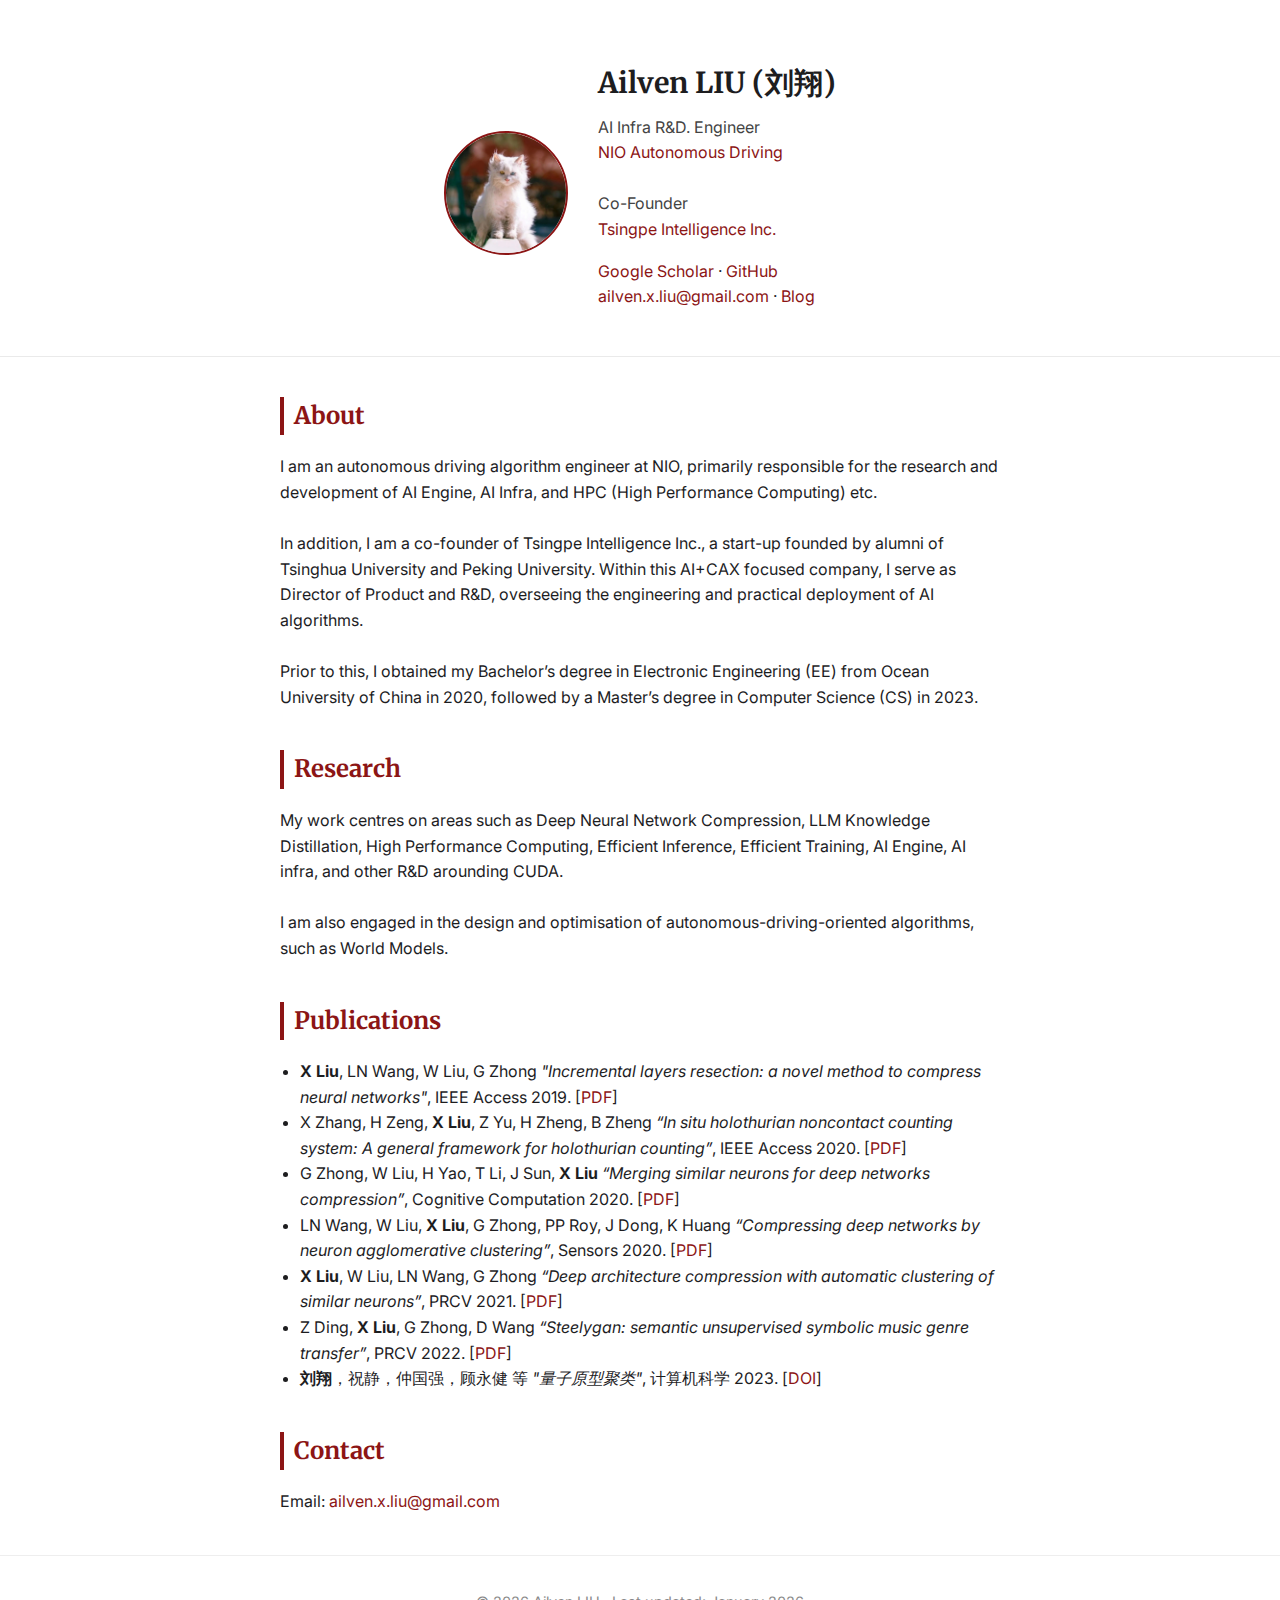
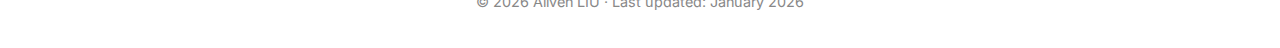
<file: index.html>
<!DOCTYPE html>
<html lang="en">
<head>
  <meta charset="UTF-8">
  <meta name="viewport" content="width=device-width, initial-scale=1.0">
  <meta name="description" content="the personal profile webpage of Ailven LIU, I will also share some tech blogs here, including CUDA development, AI Engine, AI Infra, HPC, Autonomous Driving, ant other casual thoughts">
  <meta name="keywords" content="Ailven LIU, NIO, AI, Autonomous Driving, AI Infra, AI Engine, CUDA, HPC">
  <title>Ailven LIU (刘翔)</title>
  <link rel="icon" href="assets/profile_cat.ico">
  <link rel="stylesheet" href="assets/style.css">

  <!-- Google Fonts -->
  <link href="https://fonts.googleapis.com/css2?family=Inter:wght@400;500;600&family=Merriweather:wght@400;700&display=swap" rel="stylesheet">
</head>

<body>
  <header>
    <img src="assets/profile_cat.jpeg" alt="Profile photo" class="avatar">
    <div class="intro">
      <h1>Ailven LIU (刘翔)</h1>
      <p class="affiliation">
        AI Infra R&D. Engineer <br>
        <a href="https://www.nio.cn/innovation#intelligentDriving">NIO Autonomous Driving</a> <br>
        <br>
        Co-Founder <br>
        <a href="mailto:ailven.liu@tsingpe-ai.cn">Tsingpe Intelligence Inc.</a>
      </p>
      <p class="My Account">
        <a href="https://scholar.google.com/citations?user=uqBUnmQAAAAJ">Google Scholar</a> · 
        <a href="https://github.com/AilvenLiu">GitHub</a> <br>
        <a href="mailto:ailven.x.liu@gmail.com">ailven.x.liu@gmail.com</a> · 
        <a href="blog.html">Blog</a>
      </p>
    </div>
  </header>

  <main>
    <section id="about">
      <h2>About</h2>
      <p>
        I am an autonomous driving algorithm engineer at NIO, primarily responsible for the research and development of 
        AI Engine, AI Infra, and HPC (High Performance Computing) etc.<br>
        <br>
        In addition, I am a co-founder of Tsingpe Intelligence Inc., a start-up founded by alumni of Tsinghua University and Peking University. 
        Within this AI+CAX focused company, I serve as Director of Product and R&D, overseeing the engineering and practical deployment of AI algorithms.<br>
        <br>
        Prior to this, I obtained my Bachelor’s degree in Electronic Engineering (EE) from Ocean University of China in 2020, 
        followed by a Master’s degree in Computer Science (CS) in 2023.
      </p>
    </section>

    <section id="research">
      <h2>Research</h2>
      <p>
        My work centres on areas such as Deep Neural Network Compression, LLM Knowledge Distillation, High Performance Computing, 
        Efficient Inference, Efficient Training, AI Engine, AI infra, and other R&D arounding CUDA. <br>
        <br>
        I am also engaged in the design and optimisation of autonomous-driving-oriented algorithms, such as World Models.
      </p>
    </section>

    <section id="publications">
      <h2>Publications</h2>
      <ul>
        <li>
          <b>X Liu</b>, LN Wang, W Liu, G Zhong <i>"Incremental layers resection: a novel method to compress neural networks"</i>, IEEE Access 2019.
          [<a href="https://ieeexplore.ieee.org/iel7/6287639/6514899/08895799.pdf">PDF</a>]
        </li>
        <li>
          X Zhang, H Zeng, <b>X Liu</b>, Z Yu, H Zheng, B Zheng <i>“In situ holothurian noncontact counting system: A general framework for holothurian counting”</i>, IEEE Access 2020. 
          [<a href="https://ieeexplore.ieee.org/iel7/6287639/8948470/09261353.pdf">PDF</a>]
        </li>
        <li>
          G Zhong, W Liu, H Yao, T Li, J Sun, <b>X Liu</b> <i>“Merging similar neurons for deep networks compression”</i>, Cognitive Computation 2020. 
          [<a href="https://drive.google.com/file/u/0/d/1rbs28WRB5hmK-xJoGvDU14CIJDterfur/view">PDF</a>]
        </li>
        <li>
          LN Wang, W Liu, <b>X Liu</b>, G Zhong, PP Roy, J Dong, K Huang <i>“Compressing deep networks by neuron agglomerative clustering”</i>, Sensors 2020. 
          [<a href="https://www.mdpi.com/1424-8220/20/21/6033">PDF</a>]
        </li>
        <li>
          <b>X Liu</b>, W Liu, LN Wang, G Zhong <i>“Deep architecture compression with automatic clustering of similar neurons”</i>, PRCV 2021. 
          [<a href="https://drive.google.com/file/u/0/d/1ALlhBKbWxK0oyrk8l7OMY_WmtikP5O2m/view">PDF</a>]
        </li>
        <li>
          Z Ding, <b>X Liu</b>, G Zhong, D Wang <i>“Steelygan: semantic unsupervised symbolic music genre transfer”</i>, PRCV 2022. 
          [<a href="https://drive.google.com/file/u/0/d/1JDhSp62JDt0RcTeGfNHmP640zkFxG5t4/view">PDF</a>]
        </li>
        <li>
          <b>刘翔</b>，祝静，仲国强，顾永健 等 <i>"量子原型聚类"</i>, 计算机科学 2023.
          [<a href="https://doi.org/10.11896/jsjkx.220600124">DOI</a>]
        </li>
      </ul>
    </section>

    <section id="contact">
      <h2>Contact</h2>
      <p>
        Email: <a href="mailto:ailven.x.liu@gmail.com">ailven.x.liu@gmail.com</a><br>
      </p>
    </section>
  </main>

  <footer>
    <p>© 2026 Ailven LIU · Last updated: January 2026</p>
  </footer>
</body>
</html>
</file>
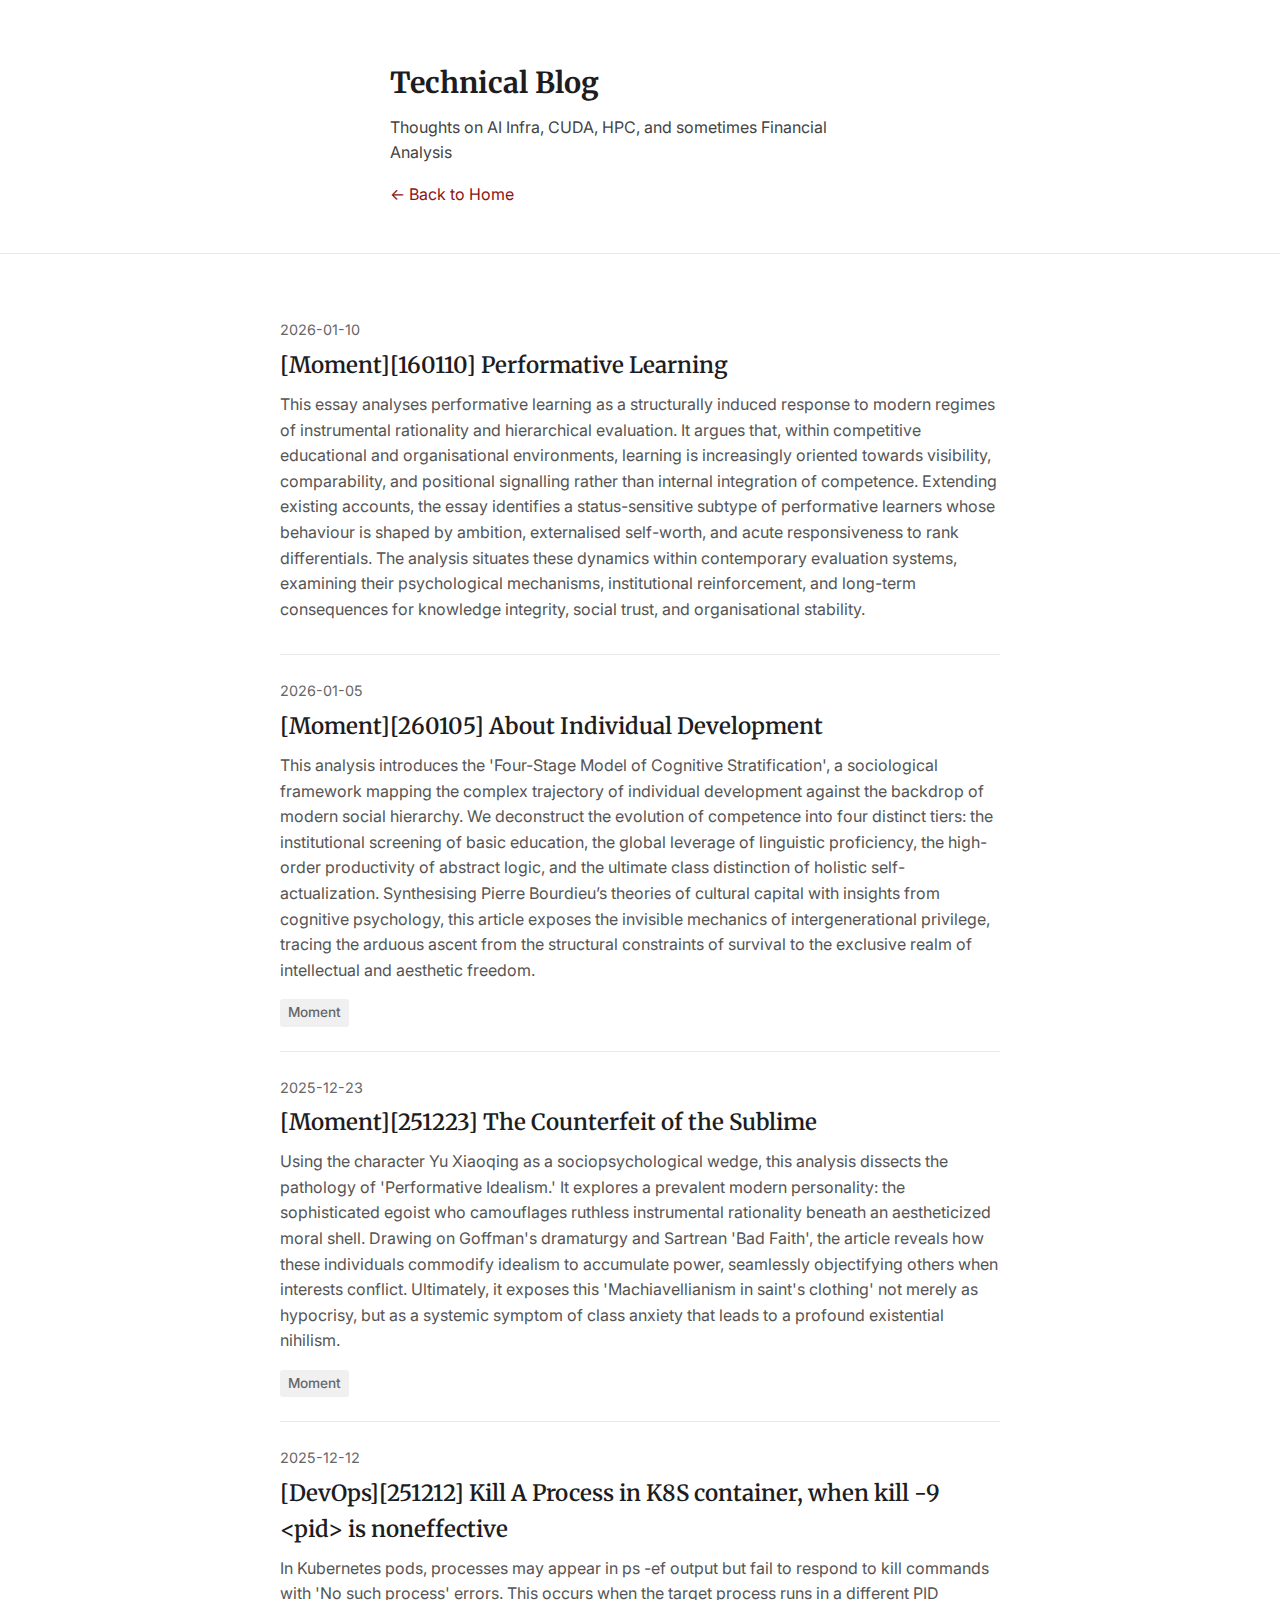
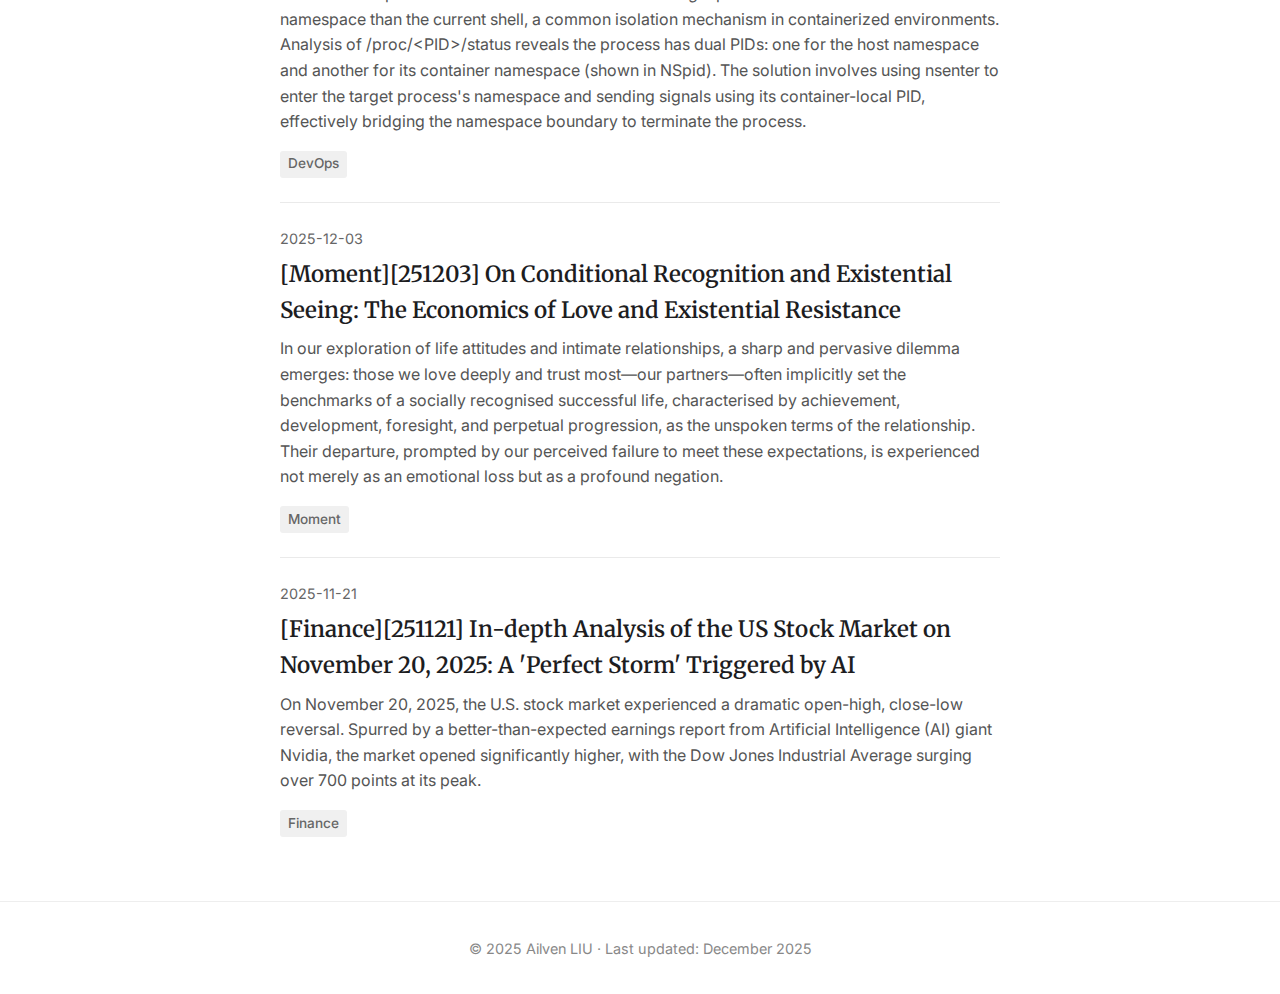
<file: blog.html>
<!DOCTYPE html>
<html lang="en">
<head>
  <meta charset="UTF-8">
  <meta name="viewport" content="width=device-width, initial-scale=1.0">
  <meta name="description" content="the personal profile webpage of Ailven LIU, I will also share some tech blogs here, including CUDA development, High Performance Computation(HPC), AI Infra, Autonomous Driving, ant others">
  <meta name="keywords" content="Ailven, Ailven LIU, AI Infra, CUDA, HPC, Autonomous Driving, LLM, MLM, Efficient Inference">
  <title>Blog - Ailven LIU</title>
  <link rel="icon" href="assets/profile_cat.ico">
  <link rel="stylesheet" href="assets/style.css">
  <link rel="stylesheet" href="assets/blog.css">

  <!-- Google Fonts -->
  <link href="https://fonts.googleapis.com/css2?family=Inter:wght@400;500;600&family=Merriweather:wght@400;700&display=swap" rel="stylesheet">
</head>

<body>
  <header>
    <div class="intro">
      <h1>Technical Blog</h1>
      <p class="affiliation">
        Thoughts on AI Infra, CUDA, HPC, and sometimes Financial Analysis
      </p>
      <p class="contact">
        <a href="index.html">← Back to Home</a>
      </p>
    </div>
  </header>

  <main>
    <section id="blog-posts">
      <div id="posts-container">
        <p class="loading">Loading posts...</p>
      </div>
    </section>
  </main>

  <footer>
    <p>© 2025 Ailven LIU · Last updated: December 2025</p>
  </footer>

  <script>
    // 安全地加载并显示博客文章列表
    async function loadPosts() {
      try {
        const response = await fetch('posts/index.json');
        if (!response.ok) {
          throw new Error('Failed to load posts');
        }
        const posts = await response.json();
        displayPosts(posts);
      } catch (error) {
        console.error('Error loading posts:', error);
        document.getElementById('posts-container').innerHTML =
          '<p class="error">Failed to load posts. Please try again later.</p>';
      }
    }

    function displayPosts(posts) {
      const container = document.getElementById('posts-container');

      if (!posts || posts.length === 0) {
        container.innerHTML = '<p class="no-posts">No posts yet. Stay tuned!</p>';
        return;
      }

      // 按日期排序（最新的在前）
      posts.sort((a, b) => new Date(b.date) - new Date(a.date));

      let html = '<ul class="posts-list">';

      posts.forEach(post => {
        // 安全地转义 HTML 内容，防止 XSS
        const title = escapeHtml(post.title);
        const description = escapeHtml(post.description);
        const date = escapeHtml(post.date);
        const id = encodeURIComponent(post.id);

        // 处理标签
        let tagsHtml = '';
        if (post.tags && post.tags.length > 0) {
          tagsHtml = '<span class="tags">' +
            post.tags.map(tag => `<span class="tag">${escapeHtml(tag)}</span>`).join('') +
            '</span>';
        }

        html += `
          <li class="post-item">
            <div class="post-date">${date}</div>
            <h3><a href="post.html?id=${id}">${title}</a></h3>
            <p class="post-description">${description}</p>
            ${tagsHtml}
          </li>
        `;
      });

      html += '</ul>';
      container.innerHTML = html;
    }

    // 防止 XSS 攻击的 HTML 转义函数
    function escapeHtml(text) {
      const div = document.createElement('div');
      div.textContent = text;
      return div.innerHTML;
    }

    // 页面加载时执行
    loadPosts();
  </script>
</body>
</html>
</file>
<file: assets/style.css>
body {
  font-family: 'Inter', sans-serif;
  color: #1d1d1f;
  background-color: #ffffff;
  line-height: 1.6;
  margin: 0;
  padding: 0;
}

header {
  display: flex;
  align-items: center;
  justify-content: center;
  padding: 60px 20px 30px 20px;
  border-bottom: 1px solid #eaeaea;
}

.avatar {
  width: 120px;
  height: 120px;
  border-radius: 50%;
  margin-right: 30px;
  border: 2px solid #8C1515;
}

.intro {
  max-width: 500px;
}

h1 {
  font-family: 'Merriweather', serif;
  font-weight: 700;
  font-size: 1.8em;
  margin: 0 0 0.3em 0;
}

.affiliation {
  color: #444;
  margin: 0 0 0.5em 0;
}

.contact a {
  color: #8C1515;
  text-decoration: none;
}

.contact a:hover {
  text-decoration: underline;
}

main {
  max-width: 720px;
  margin: 40px auto;
  padding: 0 20px;
}

section {
  margin-bottom: 2.5em;
}

h2 {
  font-family: 'Merriweather', serif;
  font-weight: 700;
  color: #8C1515;
  border-left: 4px solid #8C1515;
  padding-left: 10px;
  margin-bottom: 0.8em;
}

ul {
  padding-left: 20px;
}

a {
  color: #8C1515;
  text-decoration: none;
}

a:hover {
  text-decoration: underline;
}

footer {
  text-align: center;
  color: #888;
  font-size: 0.9em;
  border-top: 1px solid #eee;
  padding: 20px 0;
  margin-top: 40px;
}
</file>
<file: assets/blog.css>
/* Blog-specific styles that extend the main style.css */

/* 博客列表样式 */
.posts-list {
  list-style: none;
  padding: 0;
  margin: 0;
}

.post-item {
  border-bottom: 1px solid #eaeaea;
  padding: 1.5em 0;
  transition: background-color 0.2s ease;
}

.post-item:last-child {
  border-bottom: none;
}

.post-item:hover {
  background-color: #fafafa;
  padding-left: 10px;
  margin-left: -10px;
  padding-right: 10px;
  margin-right: -10px;
  border-radius: 4px;
}

.post-date {
  color: #666;
  font-size: 0.9em;
  margin-bottom: 0.3em;
  font-family: 'Inter', sans-serif;
}

.post-item h3 {
  margin: 0.3em 0;
  font-size: 1.4em;
  font-family: 'Merriweather', serif;
  font-weight: 600;
}

.post-item h3 a {
  color: #1d1d1f;
  text-decoration: none;
  transition: color 0.2s ease;
}

.post-item h3 a:hover {
  color: #8C1515;
}

.post-description {
  color: #555;
  margin: 0.5em 0;
  line-height: 1.6;
}

/* 标签样式 */
.tags {
  display: inline-flex;
  gap: 0.5em;
  flex-wrap: wrap;
  margin-top: 0.5em;
}

.tag {
  display: inline-block;
  background-color: #f0f0f0;
  color: #666;
  padding: 0.2em 0.6em;
  border-radius: 3px;
  font-size: 0.85em;
  font-weight: 500;
}

/* 文章元数据样式 */
.post-meta {
  color: #666;
  font-size: 0.95em;
  margin: 0.5em 0;
}

.post-meta .date {
  font-weight: 500;
}

/* 文章内容样式 */
#post-content {
  font-family: 'Inter', sans-serif;
  line-height: 1.8;
  color: #1d1d1f;
}

#post-content h1,
#post-content h2,
#post-content h3,
#post-content h4,
#post-content h5,
#post-content h6 {
  font-family: 'Merriweather', serif;
  margin-top: 1.5em;
  margin-bottom: 0.8em;
  font-weight: 600;
  line-height: 1.3;
}

#post-content h1 {
  font-size: 2em;
  color: #8C1515;
  border-bottom: 2px solid #8C1515;
  padding-bottom: 0.3em;
}

#post-content h2 {
  font-size: 1.6em;
  color: #8C1515;
  border-left: 4px solid #8C1515;
  padding-left: 10px;
}

#post-content h3 {
  font-size: 1.3em;
  color: #333;
}

#post-content h4 {
  font-size: 1.1em;
  color: #444;
}

#post-content p {
  margin: 1em 0;
}

#post-content a {
  color: #8C1515;
  text-decoration: none;
  border-bottom: 1px solid transparent;
  transition: border-color 0.2s ease;
}

#post-content a:hover {
  border-bottom-color: #8C1515;
}

/* 代码样式 */
#post-content code {
  background-color: #f5f5f5;
  padding: 0.2em 0.4em;
  border-radius: 3px;
  font-family: 'Monaco', 'Menlo', 'Courier New', monospace;
  font-size: 0.9em;
  color: #d73a49;
}

#post-content pre {
  background-color: #f6f8fa;
  border: 1px solid #e1e4e8;
  border-radius: 6px;
  padding: 1em;
  overflow-x: auto;
  margin: 1.5em 0;
}

#post-content pre code {
  background-color: transparent;
  padding: 0;
  color: inherit;
  font-size: 0.9em;
  line-height: 1.6;
}

/* 引用块样式 */
#post-content blockquote {
  border-left: 4px solid #8C1515;
  margin: 1.5em 0;
  padding-left: 1em;
  color: #555;
  font-style: italic;
  background-color: #fafafa;
  padding: 0.8em 1em;
  border-radius: 0 4px 4px 0;
}

/* 列表样式 */
#post-content ul,
#post-content ol {
  margin: 1em 0;
  padding-left: 2em;
}

#post-content li {
  margin: 0.5em 0;
}

/* 表格样式 */
#post-content table {
  border-collapse: collapse;
  width: 100%;
  margin: 1.5em 0;
  font-size: 0.95em;
}

#post-content th,
#post-content td {
  border: 1px solid #e1e4e8;
  padding: 0.6em 1em;
  text-align: left;
}

#post-content th {
  background-color: #f6f8fa;
  font-weight: 600;
  color: #333;
}

#post-content tr:nth-child(even) {
  background-color: #fafafa;
}

/* 图片样式 */
#post-content img {
  max-width: 100%;
  height: auto;
  display: block;
  margin: 1.5em auto;
  border-radius: 4px;
  box-shadow: 0 2px 8px rgba(0, 0, 0, 0.1);
}

/* 水平分割线 */
#post-content hr {
  border: none;
  border-top: 1px solid #eaeaea;
  margin: 2em 0;
}

/* 加载和错误消息样式 */
.loading,
.error,
.no-posts {
  text-align: center;
  color: #666;
  padding: 2em;
  font-style: italic;
}

.error {
  color: #d73a49;
}

/* 响应式设计 */
@media (max-width: 768px) {
  .post-item h3 {
    font-size: 1.2em;
  }

  #post-content h1 {
    font-size: 1.6em;
  }

  #post-content h2 {
    font-size: 1.3em;
  }

  #post-content h3 {
    font-size: 1.1em;
  }

  #post-content pre {
    padding: 0.8em;
    font-size: 0.85em;
  }

  #post-content table {
    font-size: 0.85em;
  }

  #post-content th,
  #post-content td {
    padding: 0.4em 0.6em;
  }
}
</file>
